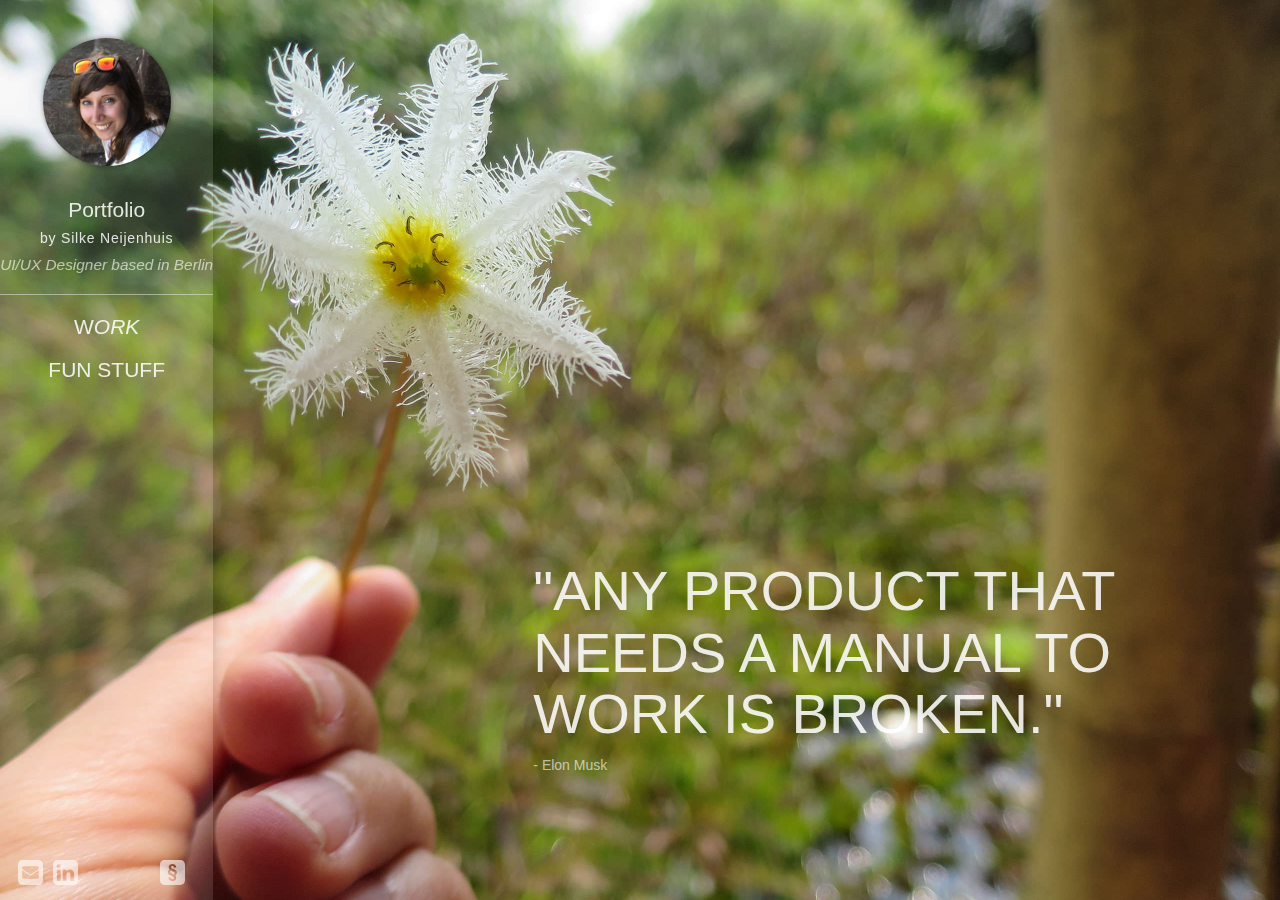
<file: index.html>
<!DOCTYPE html>
<html lang="en">
    <head>
        <meta charset="utf-8">
        <meta http-equiv="X-UA-Compatible" content="IE=edge">
        <meta name="viewport" content="width=device-width, initial-scale=1">
        <title>Silke Neijenhuis: "Welcome!"</title>
        <meta name="description" content="Silke Neijenhuis is a UX Designer based in Berlin">
        <link href="css/bootstrap.min.css" rel="stylesheet">
        <link href="css/custom.css" rel="stylesheet">
        <link href="css/home.css" rel="stylesheet">
        <link rel="stylesheet" href="//maxcdn.bootstrapcdn.com/font-awesome/4.3.0/css/font-awesome.min.css">
        <link rel="shortcut icon" type="image/png" href="...">
    </head>
    <body>
        <div class="row">
            <div class="col-xs-2 links hidden-xs hidden-sm">
                <a href="index.html"><img src="images/silke-neijenhuis.jpg" class="img-circle">
                    <h4 style="text-align:center; font-weight:200">Portfolio</h4>
                    <h5>by Silke Neijenhuis</h5>
                </a>
                <h6>UI/UX Designer based in Berlin</h6>
                <hr style="opacity:.5"></hr>
                <a href="work.html"><h3>W<i>ORK</i></h3></a>
                <a href="fun.html"><h3>FUN Stuff</h3></a>
            </div>
            <div class="row">
                <div class="col-xs-12 col-sm-2 footer hidden-xs hidden-sm">
                    <div class="col-xs-2 col-xs-offset-1 linkIcons">
                        <a href="mailto:silke.neijenhuis@gmail.com" target="_blank"><img src="images/envelope-square.svg"></a>
                    </div>
                    <div class="col-xs-2 linkIcons">
                        <a href="https://www.linkedin.com/in/silke-neijenhuis-a9348b58/" target="_blank"><img src="images/linkedin-square.svg"></a>
                    </div>
                    <div class="col-xs-2 col-xs-offset-4 linkIcons">
                        <a href="#imprint" data-toggle="modal" data-target="#imprint"><img src="images/legal-square.svg"></a>                    
                    </div>

                </div>
            </div> 

        
            <div class="col-xs-10 col-xs-offset-1 col-sm-9 col-sm-offset-2 col-md-7 col-md-offset-5 col-lg-6 col-lg-offset-5 quote hidden-xs hidden-sm">
                <h1>"Any product that needs a manual to work is broken."</h1><p>- Elon Musk</p>
            </div>        
        
        
            <div class="col-xs-12 links visible-xs visible-sm">
                <div class="col-xs-4">
                    <a href="index.html"><img src="images/silke-neijenhuis.jpg" class="img-circle"></a>
                </div>
                <div class="col-xs-8">
                    <h4 style="font-weight:200">Portfolio</h4>
                    <h5>by Silke Neijenhuis</h5>
                    <h6>UI/UX Designer based in Berlin</h6>
                </div>
                <div class="col-xs-12">
                    <hr style="opacity:.5"></hr>
                </div>
                <div class="col-xs-6">
                    <a href="work.html"><h3>W<i>ORK</i></h3></a>
                </div>
                <div class="col-xs-6">
                    <a href="fun.html"><h3>FUN Stuff</h3></a>
                </div>
            </div>
    
            <div class="col-xs-10 col-xs-offset-1 col-sm-9 col-sm-offset-2 col-md-7 col-md-offset-5 col-lg-6 col-lg-offset-5 quote visible-xs visible-sm">
                <h1>"Any product that needs a manual to work is broken."</h1><p>- Elon Musk</p>
            </div>      


        </div>        

            <div class="row">
                <div class="col-xs-12 col-sm-3 footer visible-xs visible-sm">
                    <div class="col-xs-2 col-xs-offset-1 linkIcons">
                        <a href="mailto:silke.neijenhuis@gmail.com" target="_blank"><img src="images/envelope-square.svg"></a>
                    </div>
                    <div class="col-xs-2 linkIcons">
                        <a href="https://www.linkedin.com/in/silke-neijenhuis-a9348b58/" target="_blank"><img src="images/linkedin-square.svg"></a>
                    </div>
                    <div class="col-xs-2 linkIcons">
                        <a href="#imprint" data-toggle="modal" data-target="#imprint"><img src="images/legal-square.svg"></a>                    
                    </div>
                </div>
            </div>

        <div class="modal fade" id="imprint" tabindex="-1" role="dialog" aria-labelledby="imprint" aria-hidden="true">
          <div class="modal-dialog">
            <div class="modal-content">
              <div class="modal-header">
                <button type="button" class="close" data-dismiss="modal"><span aria-hidden="true">&times;</span><span class="sr-only">Close</span></button>
                <h4 class="modal-title" id="imprint">Imprint/Impressum</h4>
              </div>
              <div class="modal-body imprint">
                <p><strong>Angaben gemäß § 5 TMG:</strong></p>
                <p>Silke Neijenhuis<br />
                Karl-Wilker-Str. 13<br />
                10317 Berlin
                </p>
                
                <p>E-Mail: silke.neijenhuis@gmail.com</p>
                
                <p>Quelle: <em><a rel="nofollow" href="http://www.e-recht24.de/impressum-generator.html">http://www.e-recht24.de</a></em></p>
                <hr>
                <h4>Haftungsausschluss (Disclaimer)</h4>
                <p><strong>Haftung für Inhalte</strong></p> 
                <p>Als Diensteanbieter sind wir gemäß § 7 Abs.1 TMG für eigene Inhalte auf diesen Seiten nach den allgemeinen Gesetzen verantwortlich. Nach §§ 8 bis 10 TMG sind wir als Diensteanbieter jedoch nicht verpflichtet, übermittelte oder gespeicherte fremde Informationen zu überwachen oder nach Umständen zu forschen, die auf eine rechtswidrige Tätigkeit hinweisen. Verpflichtungen zur Entfernung oder Sperrung der Nutzung von Informationen nach den allgemeinen Gesetzen bleiben hiervon unberührt. Eine diesbezügliche Haftung ist jedoch erst ab dem Zeitpunkt der Kenntnis einer konkreten Rechtsverletzung möglich. Bei Bekanntwerden von entsprechenden Rechtsverletzungen werden wir diese Inhalte umgehend entfernen.</p>
                  <p><strong>Haftung für Links</strong></p>
                  <p>Unser Angebot enthält Links zu externen Webseiten Dritter, auf deren Inhalte wir keinen Einfluss haben. Deshalb können wir für diese fremden Inhalte auch keine Gewähr übernehmen. Für die Inhalte der verlinkten Seiten ist stets der jeweilige Anbieter oder Betreiber der Seiten verantwortlich. Die verlinkten Seiten wurden zum Zeitpunkt der Verlinkung auf mögliche Rechtsverstöße überprüft. Rechtswidrige Inhalte waren zum Zeitpunkt der Verlinkung nicht erkennbar. Eine permanente inhaltliche Kontrolle der verlinkten Seiten ist jedoch ohne konkrete Anhaltspunkte einer Rechtsverletzung nicht zumutbar. Bei Bekanntwerden von Rechtsverletzungen werden wir derartige Links umgehend entfernen.</p>
                  <p><strong>Urheberrecht</strong></p>
                  <p>Die durch die Seitenbetreiber erstellten Inhalte und Werke auf diesen Seiten unterliegen dem deutschen Urheberrecht. Die Vervielfältigung, Bearbeitung, Verbreitung und jede Art der Verwertung außerhalb der Grenzen des Urheberrechtes bedürfen der schriftlichen Zustimmung des jeweiligen Autors bzw. Erstellers. Downloads und Kopien dieser Seite sind nur für den privaten, nicht kommerziellen Gebrauch gestattet. Soweit die Inhalte auf dieser Seite nicht vom Betreiber erstellt wurden, werden die Urheberrechte Dritter beachtet. Insbesondere werden Inhalte Dritter als solche gekennzeichnet. Sollten Sie trotzdem auf eine Urheberrechtsverletzung aufmerksam werden, bitten wir um einen entsprechenden Hinweis. Bei Bekanntwerden von Rechtsverletzungen werden wir derartige Inhalte umgehend entfernen.</p>
                  <br>
                  <br>
                  <p><strong>Datenschutzerklärung für die Nutzung von Google Analytics</strong></p> <p>Diese Website benutzt Google Analytics, einen Webanalysedienst der Google Inc. ("Google"). Google Analytics verwendet sog. "Cookies", Textdateien, die auf Ihrem Computer gespeichert werden und die eine Analyse der Benutzung der Website durch Sie ermöglichen. Die durch den Cookie erzeugten Informationen über Ihre Benutzung dieser Website werden in der Regel an einen Server von Google in den USA übertragen und dort gespeichert. Im Falle der Aktivierung der IP-Anonymisierung auf dieser Webseite wird Ihre IP-Adresse von Google jedoch innerhalb von Mitgliedstaaten der Europäischen Union oder in anderen Vertragsstaaten des Abkommens über den Europäischen Wirtschaftsraum zuvor gekürzt.</p> <p>Nur in Ausnahmefällen wird die volle IP-Adresse an einen Server von Google in den USA übertragen und dort gekürzt. Im Auftrag des Betreibers dieser Website wird Google diese Informationen benutzen, um Ihre Nutzung der Website auszuwerten, um Reports über die Websiteaktivitäten zusammenzustellen und um weitere mit der Websitenutzung und der Internetnutzung verbundene Dienstleistungen gegenüber dem Websitebetreiber zu erbringen. Die im Rahmen von Google Analytics von Ihrem Browser übermittelte IP-Adresse wird nicht mit anderen Daten von Google zusammengeführt.</p> <p>Sie können die Speicherung der Cookies durch eine entsprechende Einstellung Ihrer Browser-Software verhindern; wir weisen Sie jedoch darauf hin, dass Sie in diesem Fall gegebenenfalls nicht sämtliche Funktionen dieser Website vollumfänglich werden nutzen können. Sie können darüber hinaus die Erfassung der durch das Cookie erzeugten und auf Ihre Nutzung der Website bezogenen Daten (inkl. Ihrer IP-Adresse) an Google sowie die Verarbeitung dieser Daten durch Google verhindern, indem sie das unter dem folgenden Link verfügbare Browser-Plugin herunterladen und installieren: <a href="http://tools.google.com/dlpage/gaoptout?hl=de">http://tools.google.com/dlpage/gaoptout?hl=de</a>.<p> </p>
                  <p><em>Quellenangaben: <a rel="nofollow" href="http://www.e-recht24.de/muster-disclaimer.html" target="_blank">eRecht24</a></em></p>               

              </div>
              <div class="modal-footer">
                <button type="button" class="btn btn-default" data-dismiss="modal">Close</button>
              </div>
            </div>
          </div>
        </div>   


    <!-- jQuery (necessary for Bootstrap's JavaScript plugins) -->
    <script src="https://ajax.googleapis.com/ajax/libs/jquery/1.11.1/jquery.min.js"></script>
    <!-- Include all compiled plugins (below), or include individual files as needed -->
    <script src="js/bootstrap.min.js"></script>
    <script>
      (function(i,s,o,g,r,a,m){i['GoogleAnalyticsObject']=r;i[r]=i[r]||function(){
      (i[r].q=i[r].q||[]).push(arguments)},i[r].l=1*new Date();a=s.createElement(o),
      m=s.getElementsByTagName(o)[0];a.async=1;a.src=g;m.parentNode.insertBefore(a,m)
      })(window,document,'script','//www.google-analytics.com/analytics.js','ga');

      ga('create', 'UA-62127806-1', 'auto');
      ga('send', 'pageview');

    </script> 
</body>
</html>
</file>
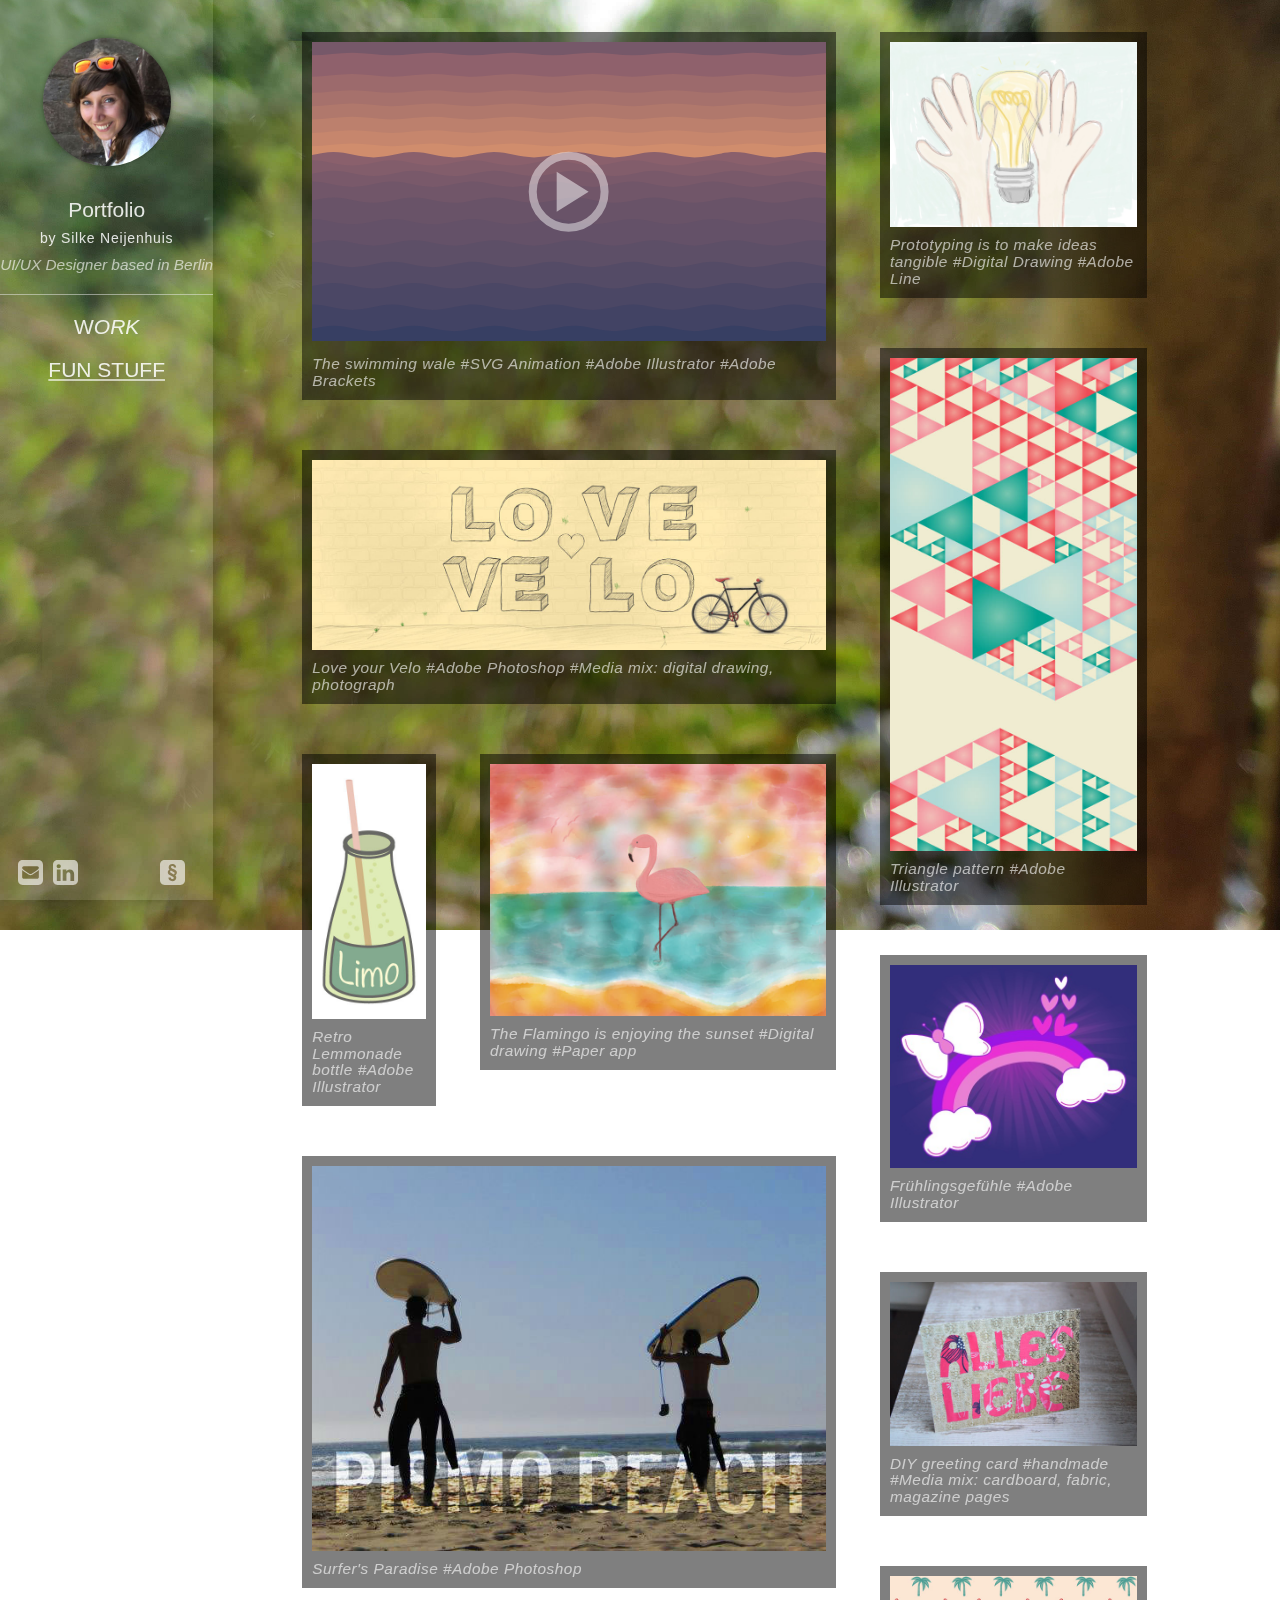
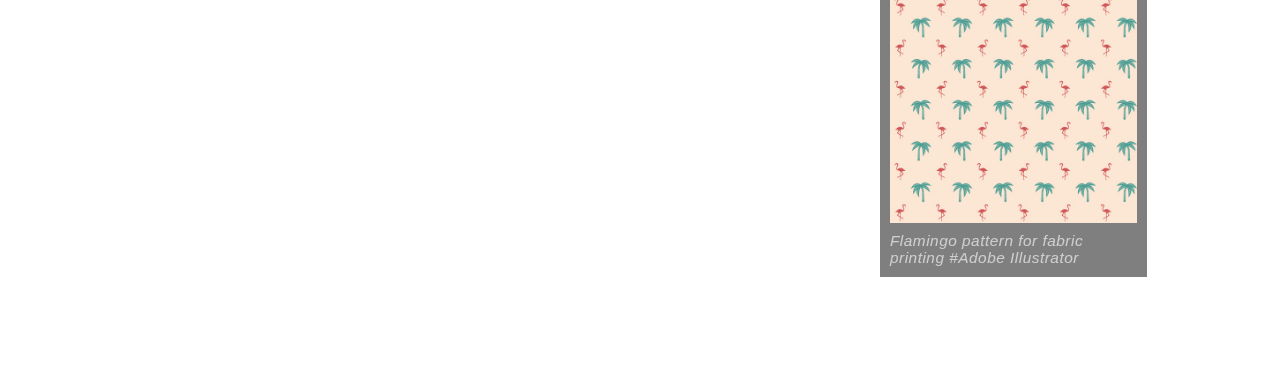
<file: fun.html>
<!DOCTYPE html>
<html lang="en">
    <head>
        <meta charset="utf-8">
        <meta http-equiv="X-UA-Compatible" content="IE=edge">
        <meta name="viewport" content="width=device-width, initial-scale=1">
        <title>Silke Neijenhuis: Things I have created for fun</title>
        <meta name="description" content="Silke Neijenhuis is a Digital Graphic Designer based in Berlin">
        <link href="css/bootstrap.min.css" rel="stylesheet">
        <link href="css/custom.css" rel="stylesheet">
        <link href="css/fun.css" rel="stylesheet">
        <link rel="stylesheet" href="//maxcdn.bootstrapcdn.com/font-awesome/4.3.0/css/font-awesome.min.css">
        <link rel="shortcut icon" type="image/png" href="...">
    </head>
    <body>
        <div class="row">
            <div class="col-xs-2 links hidden-xs hidden-sm">
                <a href="index.html"><img src="images/silke-neijenhuis.jpg" class="img-circle">
                <h4 style="text-align:center; font-weight:200">Portfolio</h4>
                <h5>by Silke Neijenhuis</h5></a>
                <h6>UI/UX Designer based in Berlin</h6>
                <hr style="opacity:.5"></hr>
                <a href="work.html"><h3>W<i>ORK</i></h3></a>
                <a href="fun.html" class="activeLink"><h3>FUN Stuff</h3></a>
            </div>
            <div class="row">
                <div class="col-xs-12 col-sm-2 footer hidden-xs hidden-sm">
                    <div class="col-xs-2 col-xs-offset-1 linkIcons">
                        <a href="mailto:silke.neijenhuis@gmail.com" target="_blank"><img src="images/envelope-square.svg"></a>
                    </div>
                    <div class="col-xs-2 linkIcons">
                        <a href="https://www.linkedin.com/in/silke-neijenhuis-a9348b58/" target="_blank"><img src="images/linkedin-square.svg"></a>
                    </div>
                    <div class="col-xs-2 col-xs-offset-4 linkIcons">
                        <a href="#imprint" data-toggle="modal" data-target="#imprint"><img src="images/legal-square.svg"></a>                    
                    </div>

                </div>
            </div>        
            <div class="col-xs-12 links visible-xs visible-sm">
                <div class="col-xs-4">
                    <a href="index.html"><img src="images/silke-neijenhuis.jpg" class="img-circle"></a>
                </div>
                <div class="col-xs-8">
                    <h4 style="font-weight:200">Portfolio</h4>
                    <h5>by Silke Neijenhuis</h5>
                    <h6>UI/UX Designer based in Berlin</h6>
                </div>
                <div class="col-xs-12">
                    <hr style="opacity:.5"></hr>
                </div>
                <div class="col-xs-6">
                    <a href="work.html"><h3>W<i>ORK</i></h3></a>
                </div>
        <div class="col-xs-6">
                    <a href="fun.html"><h3>FUN Stuff</h3></a>
                </div>
            </div> 
    
            <div class="col-xs-12 col-sm-10 col-sm-offset-2 fun">
                <div class="col-xs-10 col-xs-offset-1 col-sm-6 col-sm-offset-1">
                    <div class="col-xs-12 paragraph">
                        <svg version="1.1" xmlns="http://www.w3.org/2000/svg" xmlns:xlink="http://www.w3.org/1999/xlink" x="0px" y="0px"
                             viewBox="0 0 960 560" enable-background="new 0 0 960 560" xml:space="preserve">

                            <g id="motionPath" display="none">
                                <path id="motionPath1" display="inline" fill="none" stroke="#2A1F40" stroke-miterlimit="10" d="M100,15 C50,0 0,0 -50,15 C -100,0 -150,0 -200,15 C -250,0 -300,0 -350,15 C -400,0 -450,0 -500,15"/>
                                <path id="motionPath2" display="inline" fill="none" stroke="#2A1F40" stroke-miterlimit="10" d="M-500,15 C-550,0 -600,0 -650,15 C -700,0 -750,0 -800,15 C -850,0 -900,0 -950,15 C -1000,0 -1050,0 -1100,1 C -1150,0 -1200,0 -1250,1"/>

                                <path id="motionPath3" display="inline" fill="none" stroke="#2A1F40" stroke-miterlimit="10" d="M0,195 L0,95 0,95 0,100 0,95 0,95 0,100 0,95 0,95 0,95 0,195"/>

                                <path id="motionPath4" display="inline" fill="none" stroke="#2A1F40" stroke-miterlimit="10" d="M-200,0 C-150,3 -100,3 -50,0 "/>
                                <path id="motionPath5" display="inline" fill="none" stroke="#2A1F40" stroke-miterlimit="10" d="M-240,0 C-200,3 -180,3 -160,0 C-150,5 -100,5  -90,0 "/>
                            </g>

                            <animateMotion xlink:href="#wave1" dur="8s" repeatCount="indefinite">
                                   <mpath xlink:href="#motionPath4"/>
                            </animateMotion>
                            <animateMotion xlink:href="#wave2" dur="8s" repeatCount="indefinite">
                                   <mpath xlink:href="#motionPath5"/>
                            </animateMotion>
                            <animate id="clickPlayButton" xlink:href="#play" dur="0.1s" begin="click" fill="freeze" attributeName="opacity" from="0.5" to="0">
                            </animate>    
                            <animateTransform id="animationTransformWale" xlink:href="#wal" attributeName="transform" type="translate" dur="0.1s" fill="freeze" begin="clickPlayButton.begin" values="20,45"></animateTransform>
                            <animate id="animationShowWale" xlink:href="#wal" dur="0.1s" begin="animationTransformWale.end + 1s" fill="freeze" attributeName="opacity" from="0" to="1">
                            </animate>
                            <animateMotion id="animationWale1" xlink:href="#wal" dur="14s" begin="animationShowWale.end" fill="freeze" repeatCount="1">
                                   <mpath xlink:href="#motionPath1"/>
                            </animateMotion>
                            <animateMotion id="animationWale2" xlink:href="#wal" begin="animationWaleEye5.end + .1s" dur="12s" fill="freeze" repeatCount="1">
                                   <mpath xlink:href="#motionPath2"/>
                            </animateMotion>
                            <animate id="clickPlayButton" xlink:href="#play" dur="0.1s" begin="animationWale2.end" fill="freeze" attributeName="opacity" from="0" to="0.5">
                            </animate>    

                            <animate id="animationWaleEye1" xlink:href="#eye1" dur="0.1s" begin="animationWale1.begin" fill="freeze" attributeName="opacity" from="1" to="0">
                            </animate>
                            <animate id="animationWaleEye2" xlink:href="#eye1" dur="0.01s" begin="animationWale1.end" fill="freeze" attributeName="opacity" from="0" to="1">
                            </animate>
                            <animate id="animationWaleEye3" xlink:href="#eye1" dur="0.1s" begin="animationWaleEye2.end + 1s" fill="freeze" attributeName="opacity" from="1" to="0">
                            </animate>
                            <animate id="animationWaleEye4" xlink:href="#eye1" dur="0.1s" begin="animationFontain.end + .3s" fill="freeze" attributeName="opacity" from="0" to="1">
                            </animate>
                            <animate id="animationWaleEye5" xlink:href="#eye1" dur="0.1s" begin="animationWaleEye4.end + .4s" fill="freeze" attributeName="opacity" from="1" to="0">
                            </animate>
                            <animate id="animationFontain" xlink:href="#fontain" attributeName="d" fill="freeze" begin="animationWaleEye3.end + .1s" dur="6s" repeatCount="1" keyTimes="0; .1; .3; .4; .5; .7; .8; .85; .9; 1" values=" 
                                        M 940,220
                                        Q 940,220 940,220
                                        Q 940,220 940,220
                                        Q 940,220 940,220
                                        Q 940,220 940,220z;                                                                            
                                        M 940,220
                                        Q 938,200 933,120
                                        Q 933,110 940,110
                                        Q 947,110 947,120
                                        Q 942,200 940,220z;
                                        M 940,220
                                        Q 935,120 900,120
                                        Q 900,110 940,110
                                        Q 980,110 980,120
                                        Q 945,120 940,220z;
                                        M 940,210
                                        Q 940,110 880,125
                                        Q 890,90 940,110
                                        Q 990,90 1000,125
                                        Q 940,110 940,210z;
                                        M 940,200
                                        Q 940,120 880,120
                                        Q 890,100 940,115
                                        Q 990,100 1000,120
                                        Q 940,120 940,200z;                                                              
                                        M 940,200
                                        Q 940,100 880,125
                                        Q 890,100 940,110
                                        Q 990,100 1000,125
                                        Q 940,100 940,200z;
                                        M 940,200
                                        Q 940,120 880,120
                                        Q 890,100 940,115
                                        Q 990,100 1000,120
                                        Q 940,120 940,200z;                                                              
                                        M 940,220
                                        Q 935,120 900,120
                                        Q 900,110 940,110
                                        Q 980,110 980,120
                                        Q 945,120 940,220z;
                                        M 940,220
                                        Q 938,200 933,120
                                        Q 933,110 940,110
                                        Q 947,110 947,120
                                        Q 942,200 940,220z;
                                        M 940,220
                                        Q 940,220 940,220
                                        Q 940,220 940,220
                                        Q 940,220 940,220
                                        Q 940,220 940,220z                                                        
                                "></animate>
                            <animate xlink:href="#fontainFill" attributeName="d" begin="animationFontain.begin" dur="6s" repeatCount="1" keyTimes="0; .05; .1; .15; .5; .7; .8; .85; .9; 1"
                                     values="M890,120
                                                C900,120 910,110 920,110
                                                C930,110 940,120 950,120
                                                C960,120 970,110 980,110
                                                C990,110 1000,120 1010,120
                                                L1020,0 0,0z;
                                             M890,120
                                                C900,120 910,110 920,110
                                                C930,110 940,120 950,120
                                                C960,120 970,110 980,110
                                                C990,110 1000,120 1010,120
                                                L1020,0 0,0z;
                                             M890,130
                                                C900,130 910,120 920,120
                                                C930,120 940,130 950,130
                                                C960,130 970,120 980,120
                                                C990,120 1000,130 1010,130
                                                L1020,0 0,0z;
                                             M890,135
                                                C900,135 910,125 920,125
                                                C930,125 940,135 950,135
                                                C960,135 970,125 980,125
                                                C990,125 1000,135 1010,135
                                                L1020,0 0,0z;
                                             M890,130
                                                C900,130 910,120 920,120
                                                C930,120 940,130 950,130
                                                C960,130 970,120 980,120
                                                C990,120 1000,130 1010,130
                                                L1020,0 0,0z;
                                             M890,135
                                                C900,135 910,125 920,125
                                                C930,125 940,135 950,135
                                                C960,135 970,125 980,125
                                                C990,125 1000,135 1010,135
                                                L1020,0 0,0z;
                                             M890,130
                                                C900,130 910,120 920,120
                                                C930,120 940,130 950,130
                                                C960,130 970,120 980,120
                                                C990,120 1000,130 1010,130
                                                L1020,0 0,0z;
                                             M890,130
                                                C900,130 910,120 920,120
                                                C930,120 940,130 950,130
                                                C960,130 970,120 980,120
                                                C990,120 1000,130 1010,130
                                                L1020,0 0,0z;
                                             M890,130
                                                C900,130 910,120 920,120
                                                C930,120 940,130 950,130
                                                C960,130 970,120 980,120
                                                C990,120 1000,130 1010,130
                                                L1020,0 0,0z;
                                             M890,260
                                                C900,260 910,250 920,250
                                                C930,250 940,260 950,260
                                                C960,260 970,250 980,250
                                                C990,250 1000,260 1010,260
                                                L1020,0 0,0z">
                            </animate> 

                            <use xlink:href="#sky1" transform="translate(0,-540)" fill="#765869"></use>
                            <use xlink:href="#sky1" transform="translate(0,-510)" fill="#8f616c"></use>
                            <use xlink:href="#sky1" transform="translate(0,-470)" fill="#9c6a6c"></use>
                            <use xlink:href="#sky1" transform="translate(0,-440)" fill="#a6716c"></use>
                            <use xlink:href="#sky1" transform="translate(0,-415)" fill="#b0786c"></use>
                            <use xlink:href="#sky1" transform="translate(0,-390)" fill="#bc806d"></use>
                            <use xlink:href="#sky1" transform="translate(0,-365)" fill="#c6866d"></use>
                            <use xlink:href="#sky1" transform="translate(0,-340)" fill="#d08d6d"></use>

                            <use xlink:href="#wave1" transform="translate(0,-325)" fill="#8A606C "></use>
                            <use xlink:href="#wave2" transform="translate(0,-310)" fill="#825D6B "></use>
                            <use xlink:href="#wave1" transform="translate(0,-290)" fill="#79596A "></use>
                            <use xlink:href="#wave2" transform="translate(0,-270)" fill="#715669 "></use>
                            <use xlink:href="#wave1" transform="translate(0,-240)" fill="#695368 "></use>
                            <use xlink:href="#wave2" transform="translate(0,-200)" fill="#645168 "></use>
                            <use xlink:href="#wave1" transform="translate(0,-160)" fill="#5D4F67 "></use>
                            <use xlink:href="#wave2" transform="translate(0,-120)" fill="#544B66 "></use>




                            <g id="wal" opacity="0">
                                    <g  mask="url(#fontainMask)">
                                        <rect width="200%" height="100%" fill="#2A1F40"></rect>
                                        <path id="fontainFill" fill="#8A606C"/>
                                    </g>
                                    <use xlink:href="#body" fill="#2A1F40"></use>
                                    <path id="flapper" fill="#2A1F40" transform="translate(0,1)"> <animate attributeName="d" dur="3s" repeatCount="indefinite" values="M1121.5,345.5c0.7-3.9-35.3-3.3-11.4-18.1
                                        c8.2-5.1,23.8-6.3,31.9-2.2c2,1,3.8,2.7,6.6,2.9c2.3,0.2,6.9-2,9.8-2.9c6.9-2.2,19.5-0.6,25.4,0.1c9.3,1.3,11.4,5.9,8.8,10.7
                                        c-2,3.9-7,6.9-14,8c-10.1,1.5-27.2,0.9-28.7,8.5; M1121.5,342.9c0.7-5.4-35.3-4.5-11.4-24.8
                                        c8.2-7,23.8-8.6,31.9-3.1c2,1.3,3.8,3.6,6.6,3.9c2.3,0.2,6.9-2.7,9.8-4c6.9-3,19.5-0.9,25.4,0.1c9.3,1.8,11.4,8,8.8,14.7
                                        c-2,5.4-7,9.5-14,10.9c-10.1,2-27.2,1.2-28.7,11.7;M1121.5,345.5c0.7-3.9-35.3-3.3-11.4-18.1
                                        c8.2-5.1,23.8-6.3,31.9-2.2c2,1,3.8,2.7,6.6,2.9c2.3,0.2,6.9-2,9.8-2.9c6.9-2.2,19.5-0.6,25.4,0.1c9.3,1.3,11.4,5.9,8.8,10.7
                                        c-2,3.9-7,6.9-14,8c-10.1,1.5-27.2,0.9-28.7,8.5"/></path>

                                    <path id="eye1" fill="#B27B8A" d="M875,350 Q 895,340 900,350 Q 890,360 875,350z"/>
                                    <path id="eye2" fill="#B27B8A" d="M875,350 Q 890,355 900,350 Q 890,360 875,350z"/>

                            </g>

                            <use xlink:href="#wave1" transform="translate(0,-80)" fill="#4B4765 "></use>
                            <use xlink:href="#wave2" transform="translate(0,-40)" fill="#424364 " ></use>
                            <use xlink:href="#wave1" transform="translate(0,0)" fill="#373F63 "  ></use>


                            <g id="elements" display="none">
                                <mask id="fontainMask">
                                    <path id="fontain" fill="white" transform="translate(0,10)"></path>
                                </mask>
                                <path id="sky1" d="M 0,535 
                                                   C 25,535 50,530 75,530 C 100,530 125,535 150,535 
                                                   C 175,535 200,530 225,530 C 250,530 275,535 300,535 
                                                   C 325,535 350,530 375,530 C 400,530 425,535 450,535 
                                                   C 475,535 500,530 525,530 C 550,530 575,535 600,535 
                                                   C 625,535 650,530 675,530 C 700,530 725,535 750,535 
                                                   C 775,535 800,530 825,530 C 850,530 875,535 900,535
                                                   C 925,535 950,530 975,530 C 1000,530 1025,535 1050,535 
                                                   C 1075,535 1100,530 1125,530 C 1150,530 1175,535 1200,535 
                                                   C 1225,535 1250,530 1275,530 C 1300,530 1325,535 1350,535
                                                   C 1375,535 1400,530 1425,530 C 1450,530 1475,535 1500,535 
                                                   C 1525,535 1550,530 1575,530 C 1600,530 1625,535 1650,535
                                                   L 1650,750 0,750z"/>
                                <path id="wave1" d="M 0,540 
                                                   C 25,540 50,530 75,530 C 100,530 125,540 150,540 
                                                   C 175,540 200,530 225,530 C 250,530 275,540 300,540 
                                                   C 325,540 350,530 375,530 C 400,530 425,540 450,540 
                                                   C 475,540 500,530 525,530 C 550,530 575,540 600,540 
                                                   C 625,540 650,530 675,530 C 700,530 725,540 750,540 
                                                   C 775,540 800,530 825,530 C 850,530 875,540 900,540
                                                   C 925,540 950,530 975,530 C 1000,530 1025,540 1050,540 
                                                   C 1075,540 1100,530 1125,530 C 1150,530 1175,540 1200,540 
                                                   C 1225,540 1250,530 1275,530 C 1300,530 1325,540 1350,540
                                                   C 1375,540 1400,530 1425,530 C 1450,530 1475,540 1500,540 
                                                   C 1525,540 1550,530 1575,530 C 1600,530 1625,540 1650,540
                                                   L 1650,750 0,750z"/>
                                <path id="wave2" d="M 0,540 
                                                   C 25,540 50,530 75,530 C 100,530 125,540 150,540 
                                                   C 175,540 200,530 225,530 C 250,530 275,540 300,540 
                                                   C 325,540 350,530 375,530 C 400,530 425,540 450,540 
                                                   C 475,540 500,530 525,530 C 550,530 575,540 600,540 
                                                   C 625,540 650,530 675,530 C 700,530 725,540 750,540 
                                                   C 775,540 800,530 825,530 C 850,530 875,540 900,540
                                                   C 925,540 950,530 975,530 C 1000,530 1025,540 1050,540 
                                                   C 1075,540 1100,530 1125,530 C 1150,530 1175,540 1200,540 
                                                   C 1225,540 1250,530 1275,530 C 1300,530 1325,540 1350,540
                                                   C 1375,540 1400,530 1425,530 C 1450,530 1475,540 1500,540 
                                                   C 1525,540 1550,530 1575,530 C 1600,530 1625,540 1650,540
                                                   L 1650,750 0,750z"/>
                                <path id="body" d="M1150,352.4c-22.5,152.8-227.6,127.4-274.7,51.8
                                    c-40.5-65-17.6-164.4,58.3-172.1c45.1-4.6,91.1,37.4,97.7,76.6c3.6,20.9-4.8,75.3,62.2,77c24.8,0.6,25.4-22.5,28-42.7"/>
                            </g>
                            <g id="play">
                                <image id="playButton" xlink:href="/images/fun/play.svg" x="30%" y="30%" width="40%" height="40%" opacity=".5"
                                       onmouseover="evt.target.setAttribute('opacity', '.8');"
                                       onmouseout="evt.target.setAttribute('opacity','.5');"></image>
                            </g>
                        </svg>
                        <h6 class="caption">The swimming wale #SVG Animation #Adobe Illustrator #Adobe Brackets</h6>
                    </div>
                    <div class="col-xs-12 paragraph">
                        <img src="images/fun/LOVE_VELO.jpg">
                        <h6 class="caption">Love your Velo #Adobe Photoshop #Media mix: digital drawing, photograph</h6>
                    </div>
                    <div class="col-xs-3 paragraph">
                        <img src="images/fun/limo.jpg">
                        <h6 class="caption">Retro Lemmonade bottle #Adobe Illustrator</h6>
                    </div>
                    <div class="col-xs-8 col-xs-offset-1 paragraph">
                        <img src="images/fun/flamingo-digitalpainting.jpg">
                        <h6 class="caption">The Flamingo is enjoying the sunset #Digital drawing #Paper app</h6>
                    </div>
                    <div class="col-xs-12 paragraph">
                        <img src="images/fun/pismobeach.jpg">
                        <h6 class="caption">Surfer's Paradise #Adobe Photoshop</h6>
                    </div>
                </div>
                <div class="col-xs-10 col-xs-offset-1 col-sm-3 col-sm-offset-0">
                    <div class="col-xs-12  col-sm-offset-2 paragraph">
                        <img src="images/fun/what-is-prototyping.jpeg">
                        <h6 class="caption">Prototyping is to make ideas tangible #Digital Drawing #Adobe Line</h6>
                    </div>
                    <div class="col-xs-12  col-sm-offset-2 paragraph">
                        <img src="images/fun/triangle_pattern.jpg">
                        <h6 class="caption">Triangle pattern #Adobe Illustrator</h6>
                    </div>
                    <div class="col-xs-12 col-sm-offset-2 paragraph">
                        <img src="images/fun/butterflyrainbow.jpg">
                        <h6 class="caption">Frühlingsgefühle #Adobe Illustrator</h6>
                    </div>
                    <div class="col-xs-12 col-sm-offset-2 paragraph">
                        <img src="images/fun/DIY-greetingcard.JPG">
                        <h6 class="caption">DIY greeting card #handmade #Media mix: cardboard, fabric, magazine pages</h6>
                    </div> 
                    <div class="col-xs-12 col-sm-offset-2 paragraph">
                        <img src="images/fun/flamingopattern.jpg">
                        <h6 class="caption">Flamingo pattern for fabric printing #Adobe Illustrator</h6>
                    </div>                    
                </div>
            </div>
    
    
        </div>

            <div class="row">
                <div class="col-xs-12 col-sm-3 footer visible-xs visible-sm">
                    <div class="col-xs-2 col-xs-offset-1 linkIcons">
                        <a href="mailto:silke.neijenhuis@gmail.com" target="_blank"><img src="images/envelope-square.svg"></a>
                    </div>
                    <div class="col-xs-2 linkIcons">
                        <a href="https://www.linkedin.com/in/silke-neijenhuis-a9348b58/" target="_blank"><img src="images/linkedin-square.svg"></a>
                    </div>
                    <div class="col-xs-2 linkIcons">
                        <a href="#imprint" data-toggle="modal" data-target="#imprint"><img src="images/legal-square.svg"></a>                    
                    </div>
                </div>
            </div>
                
                
        <div class="modal fade" id="imprint" tabindex="-1" role="dialog" aria-labelledby="imprint" aria-hidden="true">
          <div class="modal-dialog">
            <div class="modal-content">
              <div class="modal-header">
                <button type="button" class="close" data-dismiss="modal"><span aria-hidden="true">&times;</span><span class="sr-only">Close</span></button>
                <h4 class="modal-title" id="imprint">Imprint/Impressum</h4>
              </div>
              <div class="modal-body imprint">
                <p><strong>Angaben gemäß § 5 TMG:</strong></p>
                <p>Silke Neijenhuis<br />
                Grünberger Straße 41<br />
                10245 Berlin
                </p>
                
                <p>E-Mail: silke.neijenhuis@gmail.com</p>
                
                <p>Quelle: <em><a rel="nofollow" href="http://www.e-recht24.de/impressum-generator.html">http://www.e-recht24.de</a></em></p>
                <hr>
                <h4>Haftungsausschluss (Disclaimer)</h4>
                <p><strong>Haftung für Inhalte</strong></p> 
                <p>Als Diensteanbieter sind wir gemäß § 7 Abs.1 TMG für eigene Inhalte auf diesen Seiten nach den allgemeinen Gesetzen verantwortlich. Nach §§ 8 bis 10 TMG sind wir als Diensteanbieter jedoch nicht verpflichtet, übermittelte oder gespeicherte fremde Informationen zu überwachen oder nach Umständen zu forschen, die auf eine rechtswidrige Tätigkeit hinweisen. Verpflichtungen zur Entfernung oder Sperrung der Nutzung von Informationen nach den allgemeinen Gesetzen bleiben hiervon unberührt. Eine diesbezügliche Haftung ist jedoch erst ab dem Zeitpunkt der Kenntnis einer konkreten Rechtsverletzung möglich. Bei Bekanntwerden von entsprechenden Rechtsverletzungen werden wir diese Inhalte umgehend entfernen.</p>
                  <p><strong>Haftung für Links</strong></p>
                  <p>Unser Angebot enthält Links zu externen Webseiten Dritter, auf deren Inhalte wir keinen Einfluss haben. Deshalb können wir für diese fremden Inhalte auch keine Gewähr übernehmen. Für die Inhalte der verlinkten Seiten ist stets der jeweilige Anbieter oder Betreiber der Seiten verantwortlich. Die verlinkten Seiten wurden zum Zeitpunkt der Verlinkung auf mögliche Rechtsverstöße überprüft. Rechtswidrige Inhalte waren zum Zeitpunkt der Verlinkung nicht erkennbar. Eine permanente inhaltliche Kontrolle der verlinkten Seiten ist jedoch ohne konkrete Anhaltspunkte einer Rechtsverletzung nicht zumutbar. Bei Bekanntwerden von Rechtsverletzungen werden wir derartige Links umgehend entfernen.</p>
                  <p><strong>Urheberrecht</strong></p>
                  <p>Die durch die Seitenbetreiber erstellten Inhalte und Werke auf diesen Seiten unterliegen dem deutschen Urheberrecht. Die Vervielfältigung, Bearbeitung, Verbreitung und jede Art der Verwertung außerhalb der Grenzen des Urheberrechtes bedürfen der schriftlichen Zustimmung des jeweiligen Autors bzw. Erstellers. Downloads und Kopien dieser Seite sind nur für den privaten, nicht kommerziellen Gebrauch gestattet. Soweit die Inhalte auf dieser Seite nicht vom Betreiber erstellt wurden, werden die Urheberrechte Dritter beachtet. Insbesondere werden Inhalte Dritter als solche gekennzeichnet. Sollten Sie trotzdem auf eine Urheberrechtsverletzung aufmerksam werden, bitten wir um einen entsprechenden Hinweis. Bei Bekanntwerden von Rechtsverletzungen werden wir derartige Inhalte umgehend entfernen.</p>
                 <br>
                  <br>
                  <p><strong>Datenschutzerklärung für die Nutzung von Google Analytics</strong></p> <p>Diese Website benutzt Google Analytics, einen Webanalysedienst der Google Inc. ("Google"). Google Analytics verwendet sog. "Cookies", Textdateien, die auf Ihrem Computer gespeichert werden und die eine Analyse der Benutzung der Website durch Sie ermöglichen. Die durch den Cookie erzeugten Informationen über Ihre Benutzung dieser Website werden in der Regel an einen Server von Google in den USA übertragen und dort gespeichert. Im Falle der Aktivierung der IP-Anonymisierung auf dieser Webseite wird Ihre IP-Adresse von Google jedoch innerhalb von Mitgliedstaaten der Europäischen Union oder in anderen Vertragsstaaten des Abkommens über den Europäischen Wirtschaftsraum zuvor gekürzt.</p> <p>Nur in Ausnahmefällen wird die volle IP-Adresse an einen Server von Google in den USA übertragen und dort gekürzt. Im Auftrag des Betreibers dieser Website wird Google diese Informationen benutzen, um Ihre Nutzung der Website auszuwerten, um Reports über die Websiteaktivitäten zusammenzustellen und um weitere mit der Websitenutzung und der Internetnutzung verbundene Dienstleistungen gegenüber dem Websitebetreiber zu erbringen. Die im Rahmen von Google Analytics von Ihrem Browser übermittelte IP-Adresse wird nicht mit anderen Daten von Google zusammengeführt.</p> <p>Sie können die Speicherung der Cookies durch eine entsprechende Einstellung Ihrer Browser-Software verhindern; wir weisen Sie jedoch darauf hin, dass Sie in diesem Fall gegebenenfalls nicht sämtliche Funktionen dieser Website vollumfänglich werden nutzen können. Sie können darüber hinaus die Erfassung der durch das Cookie erzeugten und auf Ihre Nutzung der Website bezogenen Daten (inkl. Ihrer IP-Adresse) an Google sowie die Verarbeitung dieser Daten durch Google verhindern, indem sie das unter dem folgenden Link verfügbare Browser-Plugin herunterladen und installieren: <a href="http://tools.google.com/dlpage/gaoptout?hl=de">http://tools.google.com/dlpage/gaoptout?hl=de</a>.<p> </p>                  
                  <p><em>Quellenangaben: <a rel="nofollow" href="http://www.e-recht24.de/muster-disclaimer.html" target="_blank">eRecht24</a></em></p>               

              </div>
              <div class="modal-footer">
                <button type="button" class="btn btn-default" data-dismiss="modal">Close</button>
              </div>
            </div>
          </div>
        </div>   


    <!-- jQuery (necessary for Bootstrap's JavaScript plugins) -->
    <script src="https://ajax.googleapis.com/ajax/libs/jquery/1.11.1/jquery.min.js"></script>
    <!-- Include all compiled plugins (below), or include individual files as needed -->
    <script src="js/bootstrap.min.js"></script>
    <script>
      (function(i,s,o,g,r,a,m){i['GoogleAnalyticsObject']=r;i[r]=i[r]||function(){
      (i[r].q=i[r].q||[]).push(arguments)},i[r].l=1*new Date();a=s.createElement(o),
      m=s.getElementsByTagName(o)[0];a.async=1;a.src=g;m.parentNode.insertBefore(a,m)
      })(window,document,'script','//www.google-analytics.com/analytics.js','ga');

      ga('create', 'UA-62127806-1', 'auto');
      ga('send', 'pageview');

    </script>                
                
    </body>
</html>
</file>
<file: css/custom.css>
body {
    background-color: transparent;
    padding-bottom: 3%;
}


.linkIcons img {
    width: 70%;
    margin-bottom: 15px;
}    

.activeLink {
    text-decoration: underline;
    pointer-events: none;
    cursor: default;
}

h1 {
    font-size: 400%;
    text-transform: uppercase;
    color: rgba(255, 255, 255, 0.87);
}

h3 {
    font-size: 150%;
    font-weight: 200;
    color: rgba(255, 255, 255, 0.87);
    text-transform: uppercase;
    text-align: center;
}

h4 {
    font-size: 150%;
    font-weight: 100;
    color: rgba(255, 255, 255, 0.87);
}

h5 {
    color: #fff;
    font-weight: 100;
    letter-spacing: 0.8px;
    text-align: center;
    opacity: 0.85;
    padding-top: -4px;
}

h6 {
    text-align: center;
    font-weight: 100;
    font-style: italic;
    font-size: 110%;
}

.links {
    position: fixed;
    padding-top: 3%;
    background-color: rgba(255, 255, 255, 0.11);
    height: 100vh;
    -webkit-box-shadow: 0px 0px 150px 0px rgba(0,0,0,0.2);
-moz-box-shadow: 0px 0px 15px 0px rgba(0,0,0,0.2);
box-shadow: 0px 0px 15px 0px rgba(0,0,0,0.2);
}

.links img {
    display: block;
    margin-left: auto;
    margin-right: auto;
    width: 60%;
    -webkit-box-shadow: 0px 0px 5px 0px rgba(0,0,0,0.4);
-moz-box-shadow: 0px 0px 5px 0px rgba(0,0,0,0.4);
box-shadow: 0px 0px 5px 0px rgba(0,0,0,0.4);
    margin-bottom: 15%;
}

@media (max-width: 768px) {
    .links {
        position: inherit;
        height: inherit;
        margin-bottom: 5%;
    }
    .links img {
        margin-top: 11%;
        margin-bottom: 0;
    }
    .links h3 {
        display: block;
        margin-top: auto;
        margin-bottom: 18px;
    }
    .links h4 {
        font-size: 200%;
    }
    .links h5 {
        font-size: 180%;
        text-align: left;
        margin-top: -5px;
    }
    .links h6 {
        font-size: 110%;
        text-align: left;
        margin-top: -1px;
        letter-spacing: .3px;
}



p {
    color: rgba(255, 255, 255, 0.62);
    letter-spacing: 2px;
}

.tightSpacing {
    letter-spacing: 0;
}
</file>
<file: css/home.css>
html { 
    background: url(../images/background-with-flower.jpg) no-repeat left center fixed; 
    -webkit-background-size: cover;
    -moz-background-size: cover;
    -o-background-size: cover;
    background-size: cover;
}

.workImg {
    padding-top: 5%;
}

.quote {
    padding-top: 60vh;
}

@media (max-width: 768px) {
    html { 
        background: url(../images/background-green.jpg) no-repeat center center fixed; 
        -webkit-background-size: cover;
        -moz-background-size: cover;
        -o-background-size: cover;
        background-size: cover;
        height: 100%;
    }
    .quote {
        font-size: 60%;
        padding-top: 10%;
    }
}

.footer {
    position: fixed;
    margin: 0;
    padding: 0;
    bottom: 0;
}

.footer h5 {
    color: #333;
    font-weight: 200;
}

@media (max-width: 768px) {
    }
    .footer h5 {
        color: inherit;
    }
}
</file>
<file: css/fun.css>
html { 
    background: url(../images/background-green.jpg) no-repeat left center fixed; 
    -webkit-background-size: cover;
    -moz-background-size: cover;
    -o-background-size: cover;
    background-size: cover;
}

.fun {
    margin-top: 2.5%;
}

.caption {
    text-align: left;
    letter-spacing: .5px;
}



.paragraph {
    background-color: rgba(0, 0, 0, 0.5);
    padding: 10px 10px 0px 10px;
    margin-bottom: 50px;
}

.paragraph img {
    width: 100%;
}

.footer {
    position: fixed;
    margin: 0;
    padding: 0;
    bottom: 0;
}

.footer h5 {
    font-weight: 200;
}


@media (max-width: 992px) {
    .footer {
        position: inherit;
        background-color: rgba(255,255,255,.2);
        height: 70px;
        margin-top: 5%;
        margin-bottom: -20px;
        padding-top: 2px;
    }
}
</file>
